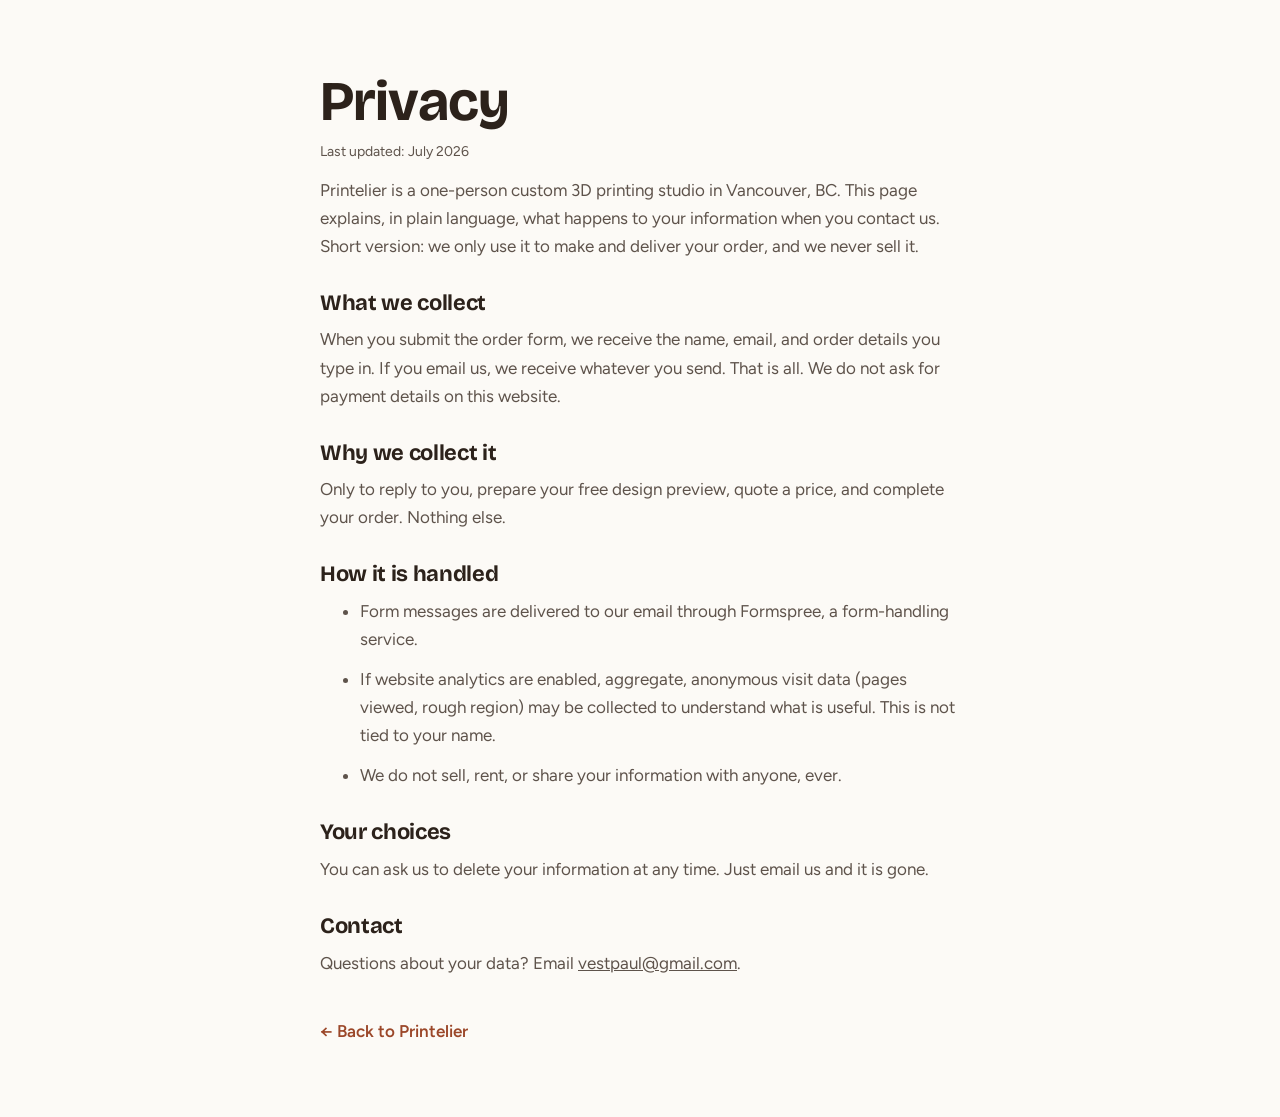
<file: privacy.html>
<!DOCTYPE html>
<html lang="en">
<head>
<meta charset="UTF-8" />
<meta name="viewport" content="width=device-width, initial-scale=1.0" />
<title>Privacy · Printelier</title>
<meta name="robots" content="noindex" />
<link rel="icon" href="favicon.svg" type="image/svg+xml" />
<link rel="preconnect" href="https://fonts.googleapis.com" />
<link rel="preconnect" href="https://fonts.gstatic.com" crossorigin />
<link href="https://fonts.googleapis.com/css2?family=Bricolage+Grotesque:opsz,wght@12..96,600;12..96,700&family=Figtree:wght@400;500;600&display=swap" rel="stylesheet" />
<link rel="stylesheet" href="style.css" />
<style>
  .legal { max-width: 720px; margin: 0 auto; padding: clamp(48px, 8vh, 100px) clamp(20px, 5vw, 40px); }
  .legal h1 { font-size: clamp(36px, 6vw, 56px); margin-bottom: 8px; }
  .legal h2 { font-size: 22px; margin: 32px 0 10px; }
  .legal p, .legal li { color: var(--ink-soft); margin-bottom: 12px; }
  .legal a.back { display: inline-block; margin-top: 28px; font-weight: 600; color: var(--clay-deep); text-decoration: none; }
  .legal .updated { font-size: 14px; color: var(--ink-soft); }
</style>
</head>
<body>
<main class="legal">
  <h1>Privacy</h1>
  <p class="updated">Last updated: July 2026</p>

  <p>Printelier is a one-person custom 3D printing studio in Vancouver, BC. This page explains, in plain language, what happens to your information when you contact us. Short version: we only use it to make and deliver your order, and we never sell it.</p>

  <h2>What we collect</h2>
  <p>When you submit the order form, we receive the name, email, and order details you type in. If you email us, we receive whatever you send. That is all. We do not ask for payment details on this website.</p>

  <h2>Why we collect it</h2>
  <p>Only to reply to you, prepare your free design preview, quote a price, and complete your order. Nothing else.</p>

  <h2>How it is handled</h2>
  <ul>
    <li>Form messages are delivered to our email through Formspree, a form-handling service.</li>
    <li>If website analytics are enabled, aggregate, anonymous visit data (pages viewed, rough region) may be collected to understand what is useful. This is not tied to your name.</li>
    <li>We do not sell, rent, or share your information with anyone, ever.</li>
  </ul>

  <h2>Your choices</h2>
  <p>You can ask us to delete your information at any time. Just email us and it is gone.</p>

  <h2>Contact</h2>
  <p>Questions about your data? Email <a href="mailto:vestpaul@gmail.com">vestpaul@gmail.com</a>.</p>

  <a class="back" href="/printelier/">&larr; Back to Printelier</a>
</main>
</body>
</html>
</file>
<file: style.css>
/* Printelier — warm, rounded, premium-craft
   화이트 베이스 + 클레이(테라코타) 커밋 악센트. 둥글지만 싸구려 아님:
   절제된 팔레트, 넉넉한 여백, 정교한 타이포가 "명품" 느낌을 만든다. */

:root {
  --paper: oklch(98.5% 0.006 85);
  --paper-warm: oklch(96.5% 0.014 70);
  --ink: oklch(26% 0.02 55);
  --ink-soft: oklch(45% 0.02 55);
  --clay: oklch(60% 0.13 42);
  --clay-deep: oklch(50% 0.12 40);
  --clay-tint: oklch(93% 0.03 50);
  --gold: oklch(70% 0.13 78);
  --gold-deep: oklch(56% 0.12 72);
  --gold-tint: oklch(95.5% 0.035 85);
  --line: oklch(88% 0.015 70);
  --display: "Bricolage Grotesque", sans-serif;
  --body: "Figtree", sans-serif;
  --r-lg: 28px;
  --r-md: 20px;
  --shadow: 0 20px 50px -20px oklch(40% 0.06 50 / 0.25);
  --shadow-sm: 0 8px 24px -10px oklch(40% 0.06 50 / 0.18);
}

* { box-sizing: border-box; margin: 0; }
html { scroll-behavior: smooth; scroll-padding-top: 90px; }
body {
  font-family: var(--body);
  background: var(--paper);
  color: var(--ink);
  line-height: 1.65;
  font-size: 17px;
  overflow-x: hidden;
}
img { display: block; max-width: 100%; }
h1, h2, h3 { font-family: var(--display); line-height: 1.08; letter-spacing: -0.015em; }
h2 { font-size: clamp(34px, 4.5vw, 52px); font-weight: 700; }
h3 { font-size: 21px; font-weight: 600; }
a { color: inherit; }

/* 스크롤 리빌 */
.reveal { opacity: 0; transform: translateY(24px); transition: opacity 0.7s cubic-bezier(0.16,1,0.3,1), transform 0.7s cubic-bezier(0.16,1,0.3,1); }
.reveal.in { opacity: 1; transform: none; }

/* ---------- 버튼 ---------- */
.btn {
  display: inline-flex; align-items: center; justify-content: center;
  font-family: var(--body); font-weight: 600; font-size: 16.5px;
  padding: 16px 30px; border-radius: 999px; text-decoration: none;
  border: none; cursor: pointer;
  transition: transform 0.2s cubic-bezier(0.16,1,0.3,1), box-shadow 0.2s, background 0.2s;
}
.btn-primary {
  background: var(--clay); color: oklch(99% 0.005 85);
  box-shadow: 0 10px 26px -10px oklch(60% 0.13 42 / 0.55);
}
.btn-primary:hover { background: var(--clay-deep); transform: translateY(-2px); box-shadow: 0 16px 32px -10px oklch(60% 0.13 42 / 0.6); }
.btn-ghost { background: transparent; color: var(--ink); box-shadow: inset 0 0 0 1.5px var(--line); }
.btn-ghost:hover { box-shadow: inset 0 0 0 1.5px var(--ink-soft); transform: translateY(-2px); }
.btn-sm { padding: 11px 22px; font-size: 15px; }
.btn-full { width: 100%; padding: 18px; font-size: 17.5px; }

/* ---------- 내비게이션 ---------- */
#nav {
  position: sticky; top: 0; z-index: 50;
  display: flex; align-items: center; gap: 36px;
  padding: 18px clamp(20px, 5vw, 64px);
  background: oklch(98.5% 0.006 85 / 0.85);
  backdrop-filter: blur(14px);
  transition: box-shadow 0.3s;
}
#nav.scrolled { box-shadow: 0 1px 0 var(--line), var(--shadow-sm); }
.wordmark {
  font-family: var(--display); font-weight: 700; font-size: 23px;
  text-decoration: none; letter-spacing: -0.02em;
}
.wordmark span { color: var(--clay); }
.nav-links { display: flex; gap: 28px; margin-left: auto; margin-right: 8px; }
.nav-links a { text-decoration: none; font-weight: 500; font-size: 15.5px; color: var(--ink-soft); transition: color 0.2s; }
.nav-links a:hover { color: var(--ink); }

/* ---------- 히어로 ---------- */
.hero {
  display: grid; grid-template-columns: 1.05fr 0.95fr; gap: clamp(32px, 5vw, 72px);
  align-items: center;
  padding: clamp(40px, 7vh, 88px) clamp(20px, 5vw, 64px) clamp(56px, 9vh, 110px);
  max-width: 1280px; margin: 0 auto;
}
.eyebrow {
  font-weight: 600; font-size: 14px; letter-spacing: 0.12em;
  text-transform: uppercase; color: var(--clay); margin-bottom: 20px;
}
.hero h1 {
  font-size: clamp(52px, 7.5vw, 96px); font-weight: 700;
  margin-bottom: 26px;
}
.hero h1 em { font-style: italic; color: var(--clay); }
.lede { font-size: clamp(18px, 1.6vw, 21px); color: var(--ink-soft); max-width: 34em; margin-bottom: 34px; }
.hero-cta { display: flex; gap: 14px; flex-wrap: wrap; }
.hero-note { margin-top: 18px; font-size: 14.5px; color: var(--ink-soft); }

.hero-visual { position: relative; }
.hero-visual::before {
  content: ""; position: absolute; inset: 8% -6% -6% 10%;
  background: var(--clay-tint); border-radius: 42% 58% 55% 45% / 50% 44% 56% 50%;
  z-index: -1;
}
.hero-visual img {
  width: 100%; aspect-ratio: 4/4.4; object-fit: cover;
  border-radius: var(--r-lg); box-shadow: var(--shadow);
  transform: rotate(1.5deg);
}
.hero-badge {
  position: absolute; left: -18px; bottom: 30px;
  background: var(--paper); border-radius: 18px; padding: 14px 20px;
  box-shadow: var(--shadow-sm); display: flex; flex-direction: column;
  font-size: 14px; color: var(--ink-soft);
}
.hero-badge strong { font-size: 15.5px; color: var(--ink); }

/* ---------- 약속 3종 ---------- */
.promises {
  display: grid; grid-template-columns: repeat(auto-fit, minmax(280px, 1fr)); gap: 22px;
  max-width: 1280px; margin: 0 auto;
  padding: 0 clamp(20px, 5vw, 64px) clamp(64px, 9vh, 110px);
}
.promise {
  background: var(--paper-warm); border-radius: var(--r-lg);
  padding: 34px 32px;
}
.promise-icon { font-size: 30px; margin-bottom: 16px; }
.promise h3 { margin-bottom: 10px; }
.promise p { color: var(--ink-soft); font-size: 15.5px; }

/* ---------- 섹션 공통 ---------- */
.section-head { max-width: 1280px; margin: 0 auto 44px; padding: 0 clamp(20px, 5vw, 64px); }
.section-head p { color: var(--ink-soft); font-size: 18px; margin-top: 14px; max-width: 38em; }

/* ---------- 웨딩/디왈리 (골드 섹션) ---------- */
.pa { font-family: "Noto Sans Gurmukhi", var(--body); font-weight: 700; }
.hero-pa { margin-top: 20px; font-size: 16px; color: var(--gold-deep); }
.hero-pa .pa { font-size: 19px; margin-right: 6px; }
.kicker {
  font-weight: 700; font-size: 14px; letter-spacing: 0.1em;
  text-transform: uppercase; color: var(--gold-deep); margin-bottom: 14px;
}
.kicker .pa { text-transform: none; font-size: 17px; letter-spacing: 0; }
.gold-section {
  background: var(--gold-tint);
  border-radius: clamp(28px, 5vw, 56px);
  margin: 0 clamp(10px, 2vw, 24px) clamp(28px, 4vh, 48px);
  padding: clamp(56px, 8vh, 96px) 0 clamp(48px, 7vh, 80px);
}
.gold-section .card { background: var(--paper); }
.price.gold { color: var(--gold-deep); }
.btn-gold {
  background: var(--gold); color: oklch(20% 0.03 80);
  box-shadow: 0 10px 26px -10px oklch(70% 0.13 78 / 0.6);
}
.btn-gold:hover { background: var(--gold-deep); color: #fff; transform: translateY(-2px); }

.bulk-wrap {
  display: grid; grid-template-columns: 0.85fr 1.15fr; gap: clamp(28px, 4vw, 56px);
  max-width: 1280px; margin: 44px auto 0; padding: 0 clamp(20px, 5vw, 64px);
  align-items: start;
}
.bulk-copy h3 { font-size: 28px; margin-bottom: 14px; }
.bulk-copy p { color: var(--ink-soft); max-width: 30em; }
.order-points.dark li::before { color: var(--gold-deep); }
.order-points.dark { color: var(--ink); }

.countdown {
  display: inline-flex; gap: 8px; margin-top: 18px;
  font-family: var(--display); font-weight: 700; font-size: 20px;
  color: var(--gold-deep); font-variant-numeric: tabular-nums;
}
.waitlist {
  max-width: 640px; margin: 40px auto 0; padding: 0 clamp(20px, 5vw, 64px);
  text-align: center;
}
.waitlist p { color: var(--ink); }
.waitlist-row { display: flex; gap: 10px; margin-top: 14px; }
.waitlist-row input {
  flex: 1; font-family: var(--body); font-size: 16px; padding: 13px 16px;
  border: 1.5px solid oklch(70% 0.08 80 / 0.5); border-radius: 999px;
  background: var(--paper); color: var(--ink);
}
.waitlist-row input:focus { outline: none; border-color: var(--gold-deep); }

.bulk-how {
  max-width: 1280px; margin: 48px auto 0; padding: 0 clamp(20px, 5vw, 64px);
}
.bulk-how h3 { margin-bottom: 16px; }
.mini-steps {
  list-style: none; padding: 0; display: grid;
  grid-template-columns: repeat(auto-fit, minmax(220px, 1fr)); gap: 14px;
}
.mini-steps li {
  background: var(--paper); border-radius: var(--r-md); padding: 18px 20px;
  font-size: 14.5px; color: var(--ink-soft); box-shadow: var(--shadow-sm);
}
.mini-steps b { color: var(--gold-deep); display: block; margin-bottom: 6px; }

@media (max-width: 900px) {
  .bulk-wrap { grid-template-columns: 1fr; }
  .waitlist-row { flex-direction: column; }
}

/* ---------- 갤러리 ---------- */
.work { padding: clamp(30px, 5vh, 60px) 0 clamp(64px, 9vh, 110px); }
.cat-chips {
  display: flex; gap: 10px; flex-wrap: wrap;
  max-width: 1280px; margin: 0 auto 26px; padding: 0 clamp(20px, 5vw, 64px);
}
.chip {
  font-family: var(--body); font-weight: 600; font-size: 15px;
  padding: 10px 22px; border-radius: 999px; cursor: pointer;
  background: #fff; color: var(--ink-soft); border: 1.5px solid var(--line);
  transition: all 0.2s;
}
.chip:hover { border-color: var(--clay); color: var(--ink); }
.chip.on { background: var(--clay); border-color: var(--clay); color: #fff; }
.work-grid {
  display: grid; grid-template-columns: repeat(auto-fit, minmax(300px, 1fr)); gap: 26px;
  max-width: 1280px; margin: 0 auto; padding: 0 clamp(20px, 5vw, 64px);
}
.card {
  background: #fff; border-radius: var(--r-lg); overflow: hidden;
  text-decoration: none; box-shadow: var(--shadow-sm);
  transition: transform 0.3s cubic-bezier(0.16,1,0.3,1), box-shadow 0.3s;
  display: flex; flex-direction: column;
}
.card:hover { transform: translateY(-6px); box-shadow: var(--shadow); }
.card img { aspect-ratio: 4/3; object-fit: cover; }
.card-body { padding: 24px 26px 26px; display: flex; flex-direction: column; gap: 8px; flex: 1; }
.card-body p { color: var(--ink-soft); font-size: 15px; flex: 1; }
.price { font-weight: 700; color: var(--clay); font-size: 15.5px; }
.live-tag { color: var(--clay-deep); }
.card-live { box-shadow: var(--shadow-sm), 0 0 0 2px oklch(60% 0.13 42 / 0.25); }
.card-live:hover { box-shadow: var(--shadow), 0 0 0 2.5px var(--clay); }
.card-idea { background: var(--clay); color: oklch(98% 0.01 60); justify-content: center; }
.card-idea h3 { color: #fff; font-size: 26px; }
.card-idea p { color: oklch(92% 0.03 50); }
.card-idea .price { color: #fff; }
.card-idea .card-body { padding: 40px 32px; }

/* ---------- 진행 방식 ---------- */
.how { background: var(--paper-warm); padding: clamp(64px, 9vh, 110px) 0; border-radius: clamp(28px, 5vw, 56px); margin: 0 clamp(10px, 2vw, 24px); }
.steps {
  list-style: none; padding: 0 clamp(20px, 5vw, 64px); max-width: 1280px; margin: 0 auto;
  display: grid; grid-template-columns: repeat(auto-fit, minmax(260px, 1fr)); gap: 26px;
  counter-reset: step;
}
.steps li { background: var(--paper); border-radius: var(--r-lg); padding: 34px 32px; box-shadow: var(--shadow-sm); }
.step-num {
  display: inline-flex; align-items: center; justify-content: center;
  width: 44px; height: 44px; border-radius: 50%;
  background: var(--clay); color: #fff;
  font-family: var(--display); font-weight: 700; font-size: 19px;
  margin-bottom: 18px;
}
.steps h3 { margin-bottom: 10px; }
.steps p { color: var(--ink-soft); font-size: 15.5px; }
.how-note {
  text-align: center; margin: 44px auto 0; font-size: 16px;
  color: var(--clay-deep); font-weight: 600;
}

/* ---------- 메이커 ---------- */
.maker {
  display: grid; grid-template-columns: 0.9fr 1.1fr; gap: clamp(36px, 6vw, 80px);
  align-items: center; max-width: 1280px; margin: 0 auto;
  padding: clamp(72px, 10vh, 130px) clamp(20px, 5vw, 64px);
}
.maker-visual img {
  border-radius: var(--r-lg); aspect-ratio: 4/4.6; object-fit: cover;
  box-shadow: var(--shadow); transform: rotate(-1.5deg);
}
.maker-copy h2 { margin-bottom: 24px; }
.maker-copy p { color: var(--ink-soft); margin-bottom: 18px; max-width: 36em; }
.maker-sign { font-family: var(--display); font-weight: 600; color: var(--ink); font-size: 18px; }

/* ---------- 주문 폼 ---------- */
.order { padding: 0 clamp(10px, 2vw, 24px) clamp(24px, 4vh, 48px); }
.order-inner {
  background: var(--clay); border-radius: clamp(28px, 5vw, 56px);
  max-width: 1256px; margin: 0 auto;
  display: grid; grid-template-columns: 0.9fr 1.1fr; gap: clamp(36px, 5vw, 72px);
  padding: clamp(44px, 7vh, 88px) clamp(24px, 5vw, 72px);
  color: oklch(98% 0.01 60);
}
.order-copy h2 { color: #fff; margin-bottom: 20px; }
.order-copy > p { color: oklch(94% 0.025 50); font-size: 18px; max-width: 30em; }
.order-points { list-style: none; padding: 0; margin-top: 28px; display: flex; flex-direction: column; gap: 12px; }
.order-points li { padding-left: 30px; position: relative; font-weight: 500; }
.order-points li::before {
  content: "✓"; position: absolute; left: 0; top: 0;
  font-weight: 700; color: oklch(95% 0.05 60);
}
.order-form {
  background: var(--paper); border-radius: var(--r-lg);
  padding: clamp(26px, 3vw, 40px); color: var(--ink);
  display: flex; flex-direction: column; gap: 18px;
  box-shadow: var(--shadow);
}
.order-form label { display: flex; flex-direction: column; gap: 7px; font-weight: 600; font-size: 14.5px; }
.optional { font-weight: 400; color: var(--ink-soft); }
.field-row { display: grid; grid-template-columns: 1fr 1fr; gap: 16px; }
.order-form input, .order-form select, .order-form textarea {
  font-family: var(--body); font-size: 16px; color: var(--ink);
  background: #fff; border: 1.5px solid var(--line); border-radius: 14px;
  padding: 13px 16px; transition: border-color 0.2s, box-shadow 0.2s;
}
.order-form input:focus, .order-form select:focus, .order-form textarea:focus {
  outline: none; border-color: var(--clay);
  box-shadow: 0 0 0 4px oklch(60% 0.13 42 / 0.14);
}
.form-note { text-align: center; font-size: 14px; color: var(--ink-soft); }
.form-note.ok { color: oklch(55% 0.12 150); font-weight: 600; }

/* ---------- 즉시 견적 ---------- */
.estimator {
  margin-top: 34px; background: oklch(54% 0.12 40);
  border-radius: var(--r-md); padding: 24px 26px;
}
.estimator h3 { color: #fff; font-size: 17px; margin-bottom: 14px; }
.est-row { display: grid; grid-template-columns: 1.6fr 1fr; gap: 10px; }
.estimator select {
  font-family: var(--body); font-size: 15px; padding: 11px 14px;
  border-radius: 12px; border: none; color: var(--ink); background: var(--paper);
}
.est-out {
  font-family: var(--display); font-weight: 700; font-size: 26px;
  color: #fff; margin-top: 16px;
}
.est-note { font-size: 13px; color: oklch(90% 0.03 50); margin-top: 4px; }

/* ---------- 후기 (실제 후기 생기면 표시) ---------- */
.reviews { padding: 0 clamp(20px, 5vw, 64px) clamp(64px, 9vh, 110px); max-width: 1280px; margin: 0 auto; }
.reviews-grid { display: grid; grid-template-columns: repeat(auto-fit, minmax(300px, 1fr)); gap: 24px; }
.review {
  margin: 0; background: var(--paper-warm); border-radius: var(--r-lg);
  padding: 30px 30px 26px;
}
.review blockquote { margin: 0; font-size: 17px; line-height: 1.6; }
.review figcaption { margin-top: 16px; font-weight: 600; color: var(--clay-deep); font-size: 14.5px; }

/* ---------- FAQ ---------- */
.faq { padding: clamp(72px, 10vh, 130px) clamp(20px, 5vw, 64px); max-width: 940px; margin: 0 auto; }
.faq .section-head { padding: 0; }
.faq-list details {
  border-bottom: 1.5px solid var(--line);
  padding: 22px 6px;
}
.faq-list summary {
  font-family: var(--display); font-weight: 600; font-size: 19px;
  cursor: pointer; list-style: none; position: relative; padding-right: 40px;
}
.faq-list summary::-webkit-details-marker { display: none; }
.faq-list summary::after {
  content: "+"; position: absolute; right: 6px; top: 50%;
  transform: translateY(-50%); font-size: 26px; font-weight: 400; color: var(--clay);
  transition: transform 0.25s;
}
.faq-list details[open] summary::after { transform: translateY(-50%) rotate(45deg); }
.faq-list details p { margin-top: 14px; color: var(--ink-soft); max-width: 60em; }

/* ---------- 푸터 ---------- */
footer {
  border-top: 1.5px solid var(--line);
  max-width: 1280px; margin: 0 auto;
  padding: 44px clamp(20px, 5vw, 64px) 56px;
  display: flex; flex-wrap: wrap; gap: 24px; align-items: flex-start; justify-content: space-between;
}
footer p { color: var(--ink-soft); font-size: 15px; margin-top: 6px; }
.footer-links { display: flex; flex-direction: column; gap: 10px; }
.footer-links a { color: var(--ink-soft); font-size: 15.5px; text-decoration: none; font-weight: 500; }
.footer-links a:hover { color: var(--clay-deep); }
.fine { width: 100%; font-size: 13.5px !important; color: oklch(65% 0.015 60) !important; }

/* ---------- 모바일 ---------- */
@media (max-width: 900px) {
  .hero, .maker, .order-inner { grid-template-columns: 1fr; }
  .hero { padding-top: 24px; }
  .hero-visual { order: -1; max-width: 480px; }
  .nav-links { display: none; }
  .maker-visual { max-width: 440px; }
  .field-row { grid-template-columns: 1fr; }
}
</file>
